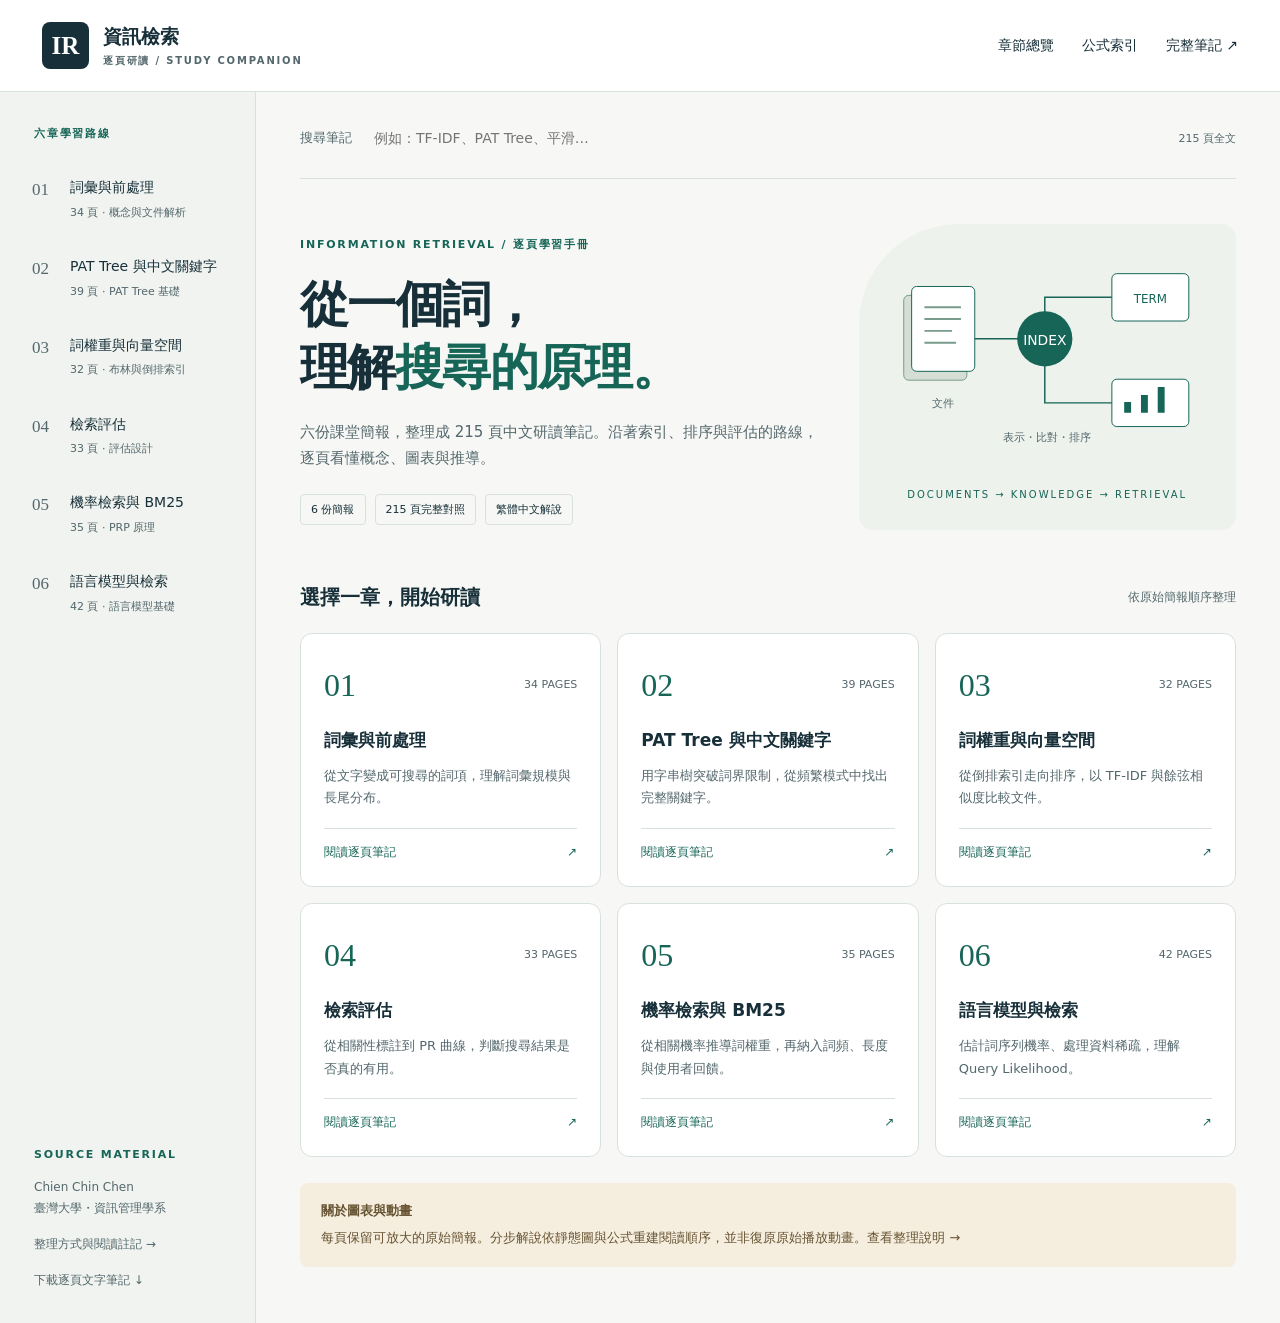
<file: index.html>
<!doctype html><html lang="zh-Hant"><head><meta charset="utf-8"><meta name="viewport" content="width=device-width,initial-scale=1"><meta name="description" content="六份資訊檢索簡報的 215 頁繁體中文研讀筆記，包含原圖、圖表解說與分步流程。"><title>資訊檢索・逐頁研讀</title><link rel="stylesheet" href="style.css"></head><body>
<a class="skip" href="#content">跳至主要內容</a><header class="topbar"><a class="brand" href="#home"><span class="brand-mark">IR</span><span>資訊檢索<span class="brand-sub">逐頁研讀 / STUDY COMPANION</span></span></a><nav aria-label="主要導覽"><a href="#home">章節總覽</a><a href="#formulas">公式索引</a><a href="all-notes.html">完整筆記 ↗</a></nav></header>
<div class="shell"><aside class="sidebar"><div class="side-label">六章學習路線</div><nav id="chapters" aria-label="章節"></nav><div class="side-bottom"><span class="eyebrow">SOURCE MATERIAL</span><p>Chien Chin Chen<br>臺灣大學・資訊管理學系</p><a href="#about">整理方式與閱讀註記 →</a><a href="逐頁筆記.md" download>下載逐頁文字筆記 ↓</a></div></aside><main id="content" tabindex="-1"><div class="searchbar"><label for="search">搜尋筆記</label><input id="search" type="search" placeholder="例如：TF-IDF、PAT Tree、平滑…" autocomplete="off"><span>215 頁全文</span></div><div id="view"></div></main></div>
<dialog id="zoom"><form method="dialog"><button aria-label="關閉原圖">關閉 ×</button></form><img id="zoomimg" alt=""><p id="zoomcaption"></p></dialog><noscript><p>請開啟 <a href="all-notes.html">完整靜態筆記</a>，不需 JavaScript 即可閱讀全部 215 頁內容。</p></noscript><script src="data.js"></script><script src="app.js"></script></body></html>
</file>
<file: style.css>
:root{--ink:#172f39;--muted:#53676c;--paper:#f7f8f5;--line:#d9e1df;--accent:#166557;--pale:#e8f1ec;--white:#fff;--warm:#f5eedf}*{box-sizing:border-box}body{margin:0;background:var(--paper);color:var(--ink);font-family:"Segoe UI","Microsoft JhengHei",system-ui,sans-serif;font-size:16px;line-height:1.75}a{color:inherit;text-decoration:none}button,input,select{font:inherit}button,select,summary{cursor:pointer}button,a{transition:background .16s,color .16s}a:hover{color:var(--accent)}:focus-visible{outline:3px solid #b2681b;outline-offset:4px}.skip{position:fixed;top:-100px;left:20px;background:white;padding:12px;z-index:30}.skip:focus{top:10px}.topbar{height:92px;display:flex;align-items:center;justify-content:space-between;padding:0 42px;border-bottom:1px solid var(--line);background:var(--white)}.brand{display:flex;align-items:center;gap:14px;font-size:19px;font-weight:700;line-height:1.4}.brand-mark{display:grid;place-items:center;width:47px;height:47px;background:var(--ink);color:white;border-radius:8px;font-family:Georgia,serif;font-size:25px}.brand-sub{display:block;font-size:10px;letter-spacing:1.8px;color:var(--muted);margin-top:4px}.topbar nav{display:flex;gap:28px;font-size:14px}.shell{display:grid;grid-template-columns:256px minmax(0,1fr);min-height:calc(100vh - 92px)}.sidebar{border-right:1px solid var(--line);padding:32px 20px;background:#f0f3ef;display:flex;flex-direction:column}.side-label,.eyebrow{font-size:11px;letter-spacing:1.8px;font-weight:700;color:var(--accent)}.side-label{margin:0 14px 19px}.chapter-link{display:grid;grid-template-columns:29px 1fr;gap:9px;padding:13px 12px;border-radius:8px;margin-bottom:6px;font-size:14px;align-items:start}.chapter-link .num{font-family:Georgia,serif;color:var(--muted);font-size:17px}.chapter-link small{display:block;color:var(--muted);font-size:11px;margin-top:3px}.chapter-link.active{background:var(--accent);color:white}.chapter-link.active small,.chapter-link.active .num{color:#e2f2ea}.chapter-link:hover{background:var(--pale);color:var(--ink)}.side-bottom{margin-top:auto;padding:45px 14px 0;font-size:12px;color:var(--muted)}.side-bottom a{display:block;margin-top:15px}main#content{min-width:0;padding:27px 44px 56px;max-width:1700px;width:100%;margin:0 auto auto}.searchbar{display:flex;align-items:center;gap:15px;border-bottom:1px solid var(--line);padding-bottom:20px}.searchbar label{font-size:13px;color:var(--muted);white-space:nowrap}.searchbar input{background:transparent;border:0;min-width:0;flex:1;padding:7px;color:var(--ink);font-size:14px}.searchbar>span{font-size:11px;color:var(--muted);white-space:nowrap}.hero{display:grid;grid-template-columns:1.4fr 1fr;gap:30px;padding:45px 0 35px;align-items:center}.hero h1{font-size:clamp(32px,3.8vw,54px);line-height:1.3;letter-spacing:-1.6px;font-weight:650;margin:16px 0 20px}.hero h1 em{color:var(--accent);font-style:normal}.hero p{max-width:530px;color:var(--muted);font-size:15px}.hero-art{padding:26px;background:#edf2ed;border-radius:100px 14px 14px 14px;min-width:0}.hero-art svg{width:100%;display:block}.art-caption{font-size:10px;letter-spacing:2px;text-align:center;margin-top:10px;color:var(--accent)}.pill-row{display:flex;flex-wrap:wrap;gap:9px;margin-top:22px}.pill{border:1px solid var(--line);padding:5px 10px;border-radius:4px;font-size:11px}.section-head{display:flex;justify-content:space-between;align-items:center;margin:15px 0 18px;gap:12px}.section-head h2{font-size:20px;margin:0}.section-head span{font-size:12px;color:var(--muted)}.cards{display:grid;grid-template-columns:repeat(3,minmax(0,1fr));gap:16px}.card{display:block;background:white;border:1px solid var(--line);border-radius:12px;padding:23px}.card:hover{border-color:var(--accent);background:#fcfefb}.card-top{display:flex;justify-content:space-between;align-items:center}.card-top strong{font-family:Georgia,serif;font-size:32px;font-weight:400;color:var(--accent)}.card-top span{font-size:11px;color:var(--muted)}.card h3{font-size:17px;margin:13px 0 9px}.card p{font-size:13px;color:var(--muted);margin:0 0 18px;line-height:1.75}.card-footer{padding-top:13px;border-top:1px solid var(--line);font-size:12px;color:var(--accent);display:flex;justify-content:space-between}.notice{margin-top:26px;background:var(--warm);padding:17px 21px;border-radius:8px;color:#665331;font-size:13px}.notice strong{display:block;margin-bottom:4px}.reader-head{margin:28px 0 24px}.reader-head h1{font-size:29px;line-height:1.45;margin:8px 0 12px}.reader-head p{color:var(--muted);font-size:14px}.reader-controls{display:flex;justify-content:space-between;gap:16px;align-items:center;margin:22px 0 0;flex-wrap:wrap}.btn,button{border:1px solid var(--line);border-radius:7px;background:white;padding:9px 16px;min-height:44px;color:var(--ink)}.btn:hover,button:hover{background:var(--pale)}button:disabled{opacity:.4;cursor:default}.primary{background:var(--accent);color:white;border-color:var(--accent)}.primary:hover{background:#104f43;color:white}.reader-controls label{font-size:13px}.reader-controls select{max-width:300px;padding:8px;background:white;border:1px solid var(--line);border-radius:6px;min-height:44px}.nav-buttons{display:flex;gap:8px}.page-layout{display:grid;grid-template-columns:minmax(0,1fr) minmax(0,1.14fr);gap:28px;align-items:start}.notes-panel{background:white;padding:26px;border:1px solid var(--line);border-radius:12px;min-width:0}.notes-panel h2{font-size:24px;line-height:1.45;margin:12px 0 20px}.notes-panel ul{padding-left:21px;margin:0}.notes-panel li{padding-left:2px;margin-bottom:13px;font-size:15px}.visual-note{margin-top:23px;padding-top:20px;border-top:1px solid var(--line);font-size:14px}.visual-note h3,.steps h3{font-size:12px;color:var(--accent);letter-spacing:1px;margin:0 0 9px}.visual-note p{margin:0}.slide-panel{position:sticky;top:20px;min-width:0}.slide-image-button{padding:0;display:block;width:100%;border-radius:8px;overflow:hidden;background:white;line-height:0;border:1px solid var(--line)}.slide-image-button img{width:100%;height:auto;display:block}.slide-caption{display:flex;justify-content:space-between;gap:12px;font-size:11px;color:var(--muted);padding:10px 0}.slide-panel details{margin-top:12px;font-size:12px;background:#edf1ed;border-radius:8px;padding:12px 16px}.slide-panel pre{white-space:pre-wrap;overflow-wrap:anywhere;max-height:320px;overflow:auto;font-family:inherit;line-height:1.7}.steps{background:var(--pale);padding:18px;border-radius:8px;margin-top:22px}.steps p{font-size:11px;color:var(--muted);margin:0 0 10px}.steps ol{padding-left:22px;margin:0}.steps li{font-size:14px}.page-grid{display:flex;gap:7px;flex-wrap:wrap;margin-top:18px}.page-grid a{min-width:39px;min-height:39px;display:grid;place-items:center;background:white;border:1px solid var(--line);border-radius:5px;font-size:12px}.page-grid a.selected{background:var(--accent);color:white}.index-heading{margin-top:35px;font-size:14px}.chapter-sections{display:flex;gap:8px;flex-wrap:wrap;margin-top:10px}.chapter-sections a{font-size:12px;padding:6px 10px;border-radius:4px;border:1px solid var(--line)}.result{display:block;padding:20px 0;border-bottom:1px solid var(--line)}.result h3{margin:4px 0;font-size:19px}.result p{margin:0;font-size:14px;color:var(--muted)}.prose{max-width:850px;margin:35px 0}.prose h1{font-size:34px}.prose p{line-height:1.9}.prose li{margin:12px 0}.table-wrap{overflow:auto}table{border-collapse:collapse;width:100%;background:white;font-size:14px}th,td{padding:16px;border:1px solid var(--line);text-align:left;vertical-align:top}th{background:var(--pale)}td a{color:var(--accent);text-decoration:underline}.formula{font-family:Consolas,monospace;white-space:normal}dialog{border:0;border-radius:10px;padding:18px;max-width:96vw;max-height:95vh;background:white;color:var(--ink)}dialog::backdrop{background:#10252ddd}dialog form{text-align:right;margin-bottom:10px}dialog img{display:block;max-width:88vw;max-height:76vh;object-fit:contain}dialog p{margin:8px 0;font-size:12px}.all-notes{max-width:1000px;margin:0 auto;padding:40px 24px}.all-notes h2{padding-top:40px;border-top:2px solid var(--accent)}.all-notes article{padding:25px 0;border-bottom:1px solid var(--line)}.all-notes h3{font-size:23px;margin:7px 0}.all-notes img{max-width:100%;height:auto}.source{font-size:12px;color:var(--muted);overflow-wrap:anywhere}.empty{padding:50px 0;color:var(--muted)}@media(max-width:1150px){.shell{grid-template-columns:215px minmax(0,1fr)}main#content{padding:24px}.cards{grid-template-columns:repeat(2,minmax(0,1fr))}.hero h1{font-size:37px}.page-layout{grid-template-columns:1fr}.slide-panel{position:static;grid-row:1}.slide-image-button{max-width:760px}.notes-panel{padding:24px}}@media(max-width:700px){.topbar{padding:16px 20px;height:auto;flex-wrap:wrap;gap:18px}.topbar nav{gap:21px;font-size:12px}.brand-sub{font-size:9px}.shell{display:block}.sidebar{padding:14px 16px;border-right:0;border-bottom:1px solid var(--line)}.side-label,.side-bottom,.chapter-link small{display:none}#chapters{display:flex;gap:7px;overflow-x:auto}.chapter-link{min-width:154px;gap:5px;font-size:12px;padding:9px;margin:0}.chapter-link .num{font-size:14px}main#content{padding:20px}.searchbar{gap:6px}.searchbar>span{display:none}.hero{grid-template-columns:1fr;padding:28px 0 24px;gap:20px}.hero h1{font-size:37px;letter-spacing:-1px}.hero-art{display:none}.cards{grid-template-columns:1fr}.card{padding:20px}.card p{margin-bottom:12px}.section-head span{font-size:11px}.reader-head h1{font-size:25px}.reader-controls{align-items:flex-start}.reader-controls label{width:100%}.reader-controls select{width:100%;max-width:none}.page-layout{gap:17px}.notes-panel{padding:20px}.notes-panel h2{font-size:23px}.slide-caption{flex-wrap:wrap}.prose h1{font-size:28px}.page-grid a{min-width:42px;min-height:42px}.searchbar label{font-size:12px}.notice{padding:16px}.table-wrap{margin-right:-5px}dialog img{max-width:85vw}.source{font-size:11px}}@media print{.topbar,.sidebar,.searchbar,.reader-controls,.page-grid,.chapter-sections,button{display:none}.shell,.page-layout{display:block}.slide-panel{position:static}main#content{padding:0}.notes-panel{border:0}body{background:white}.all-notes article{break-inside:avoid}.all-notes details{display:none}}@media(prefers-reduced-motion:reduce){*{transition:none!important;scroll-behavior:auto!important}}
</file>
